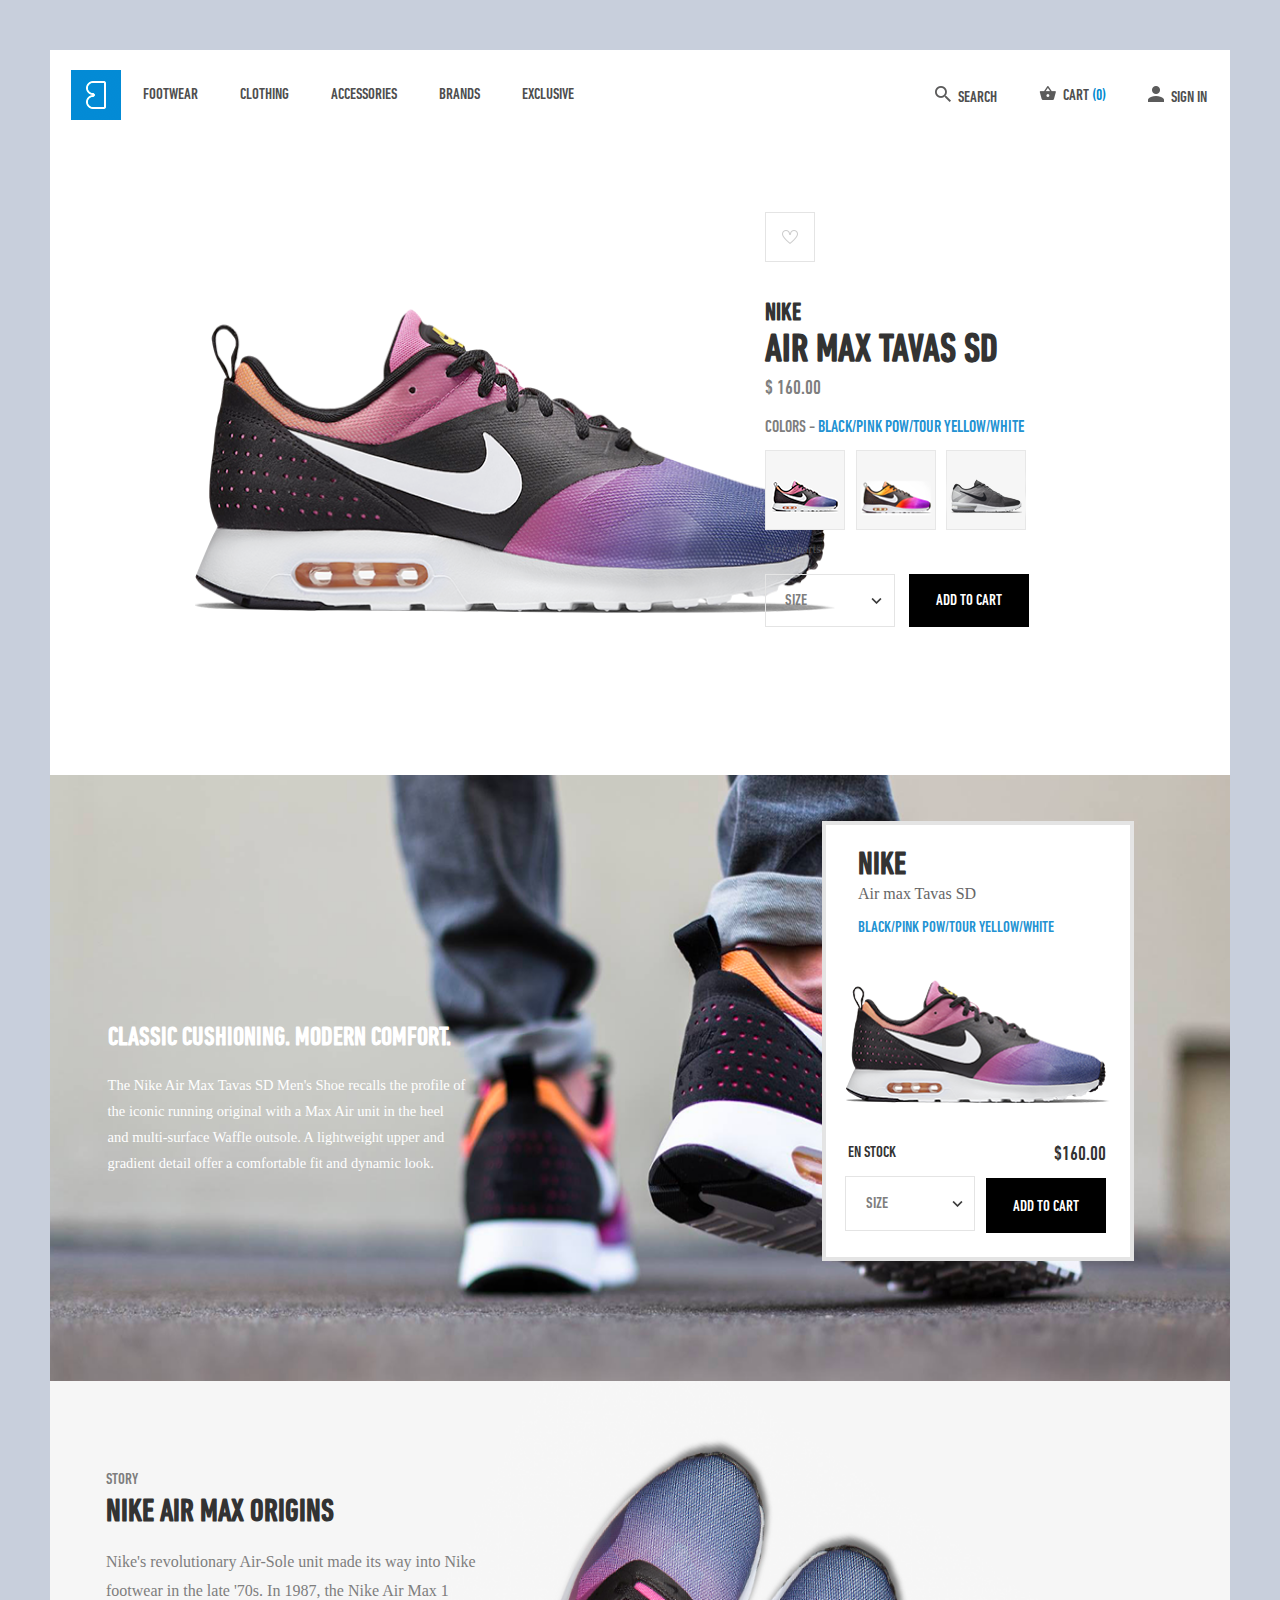
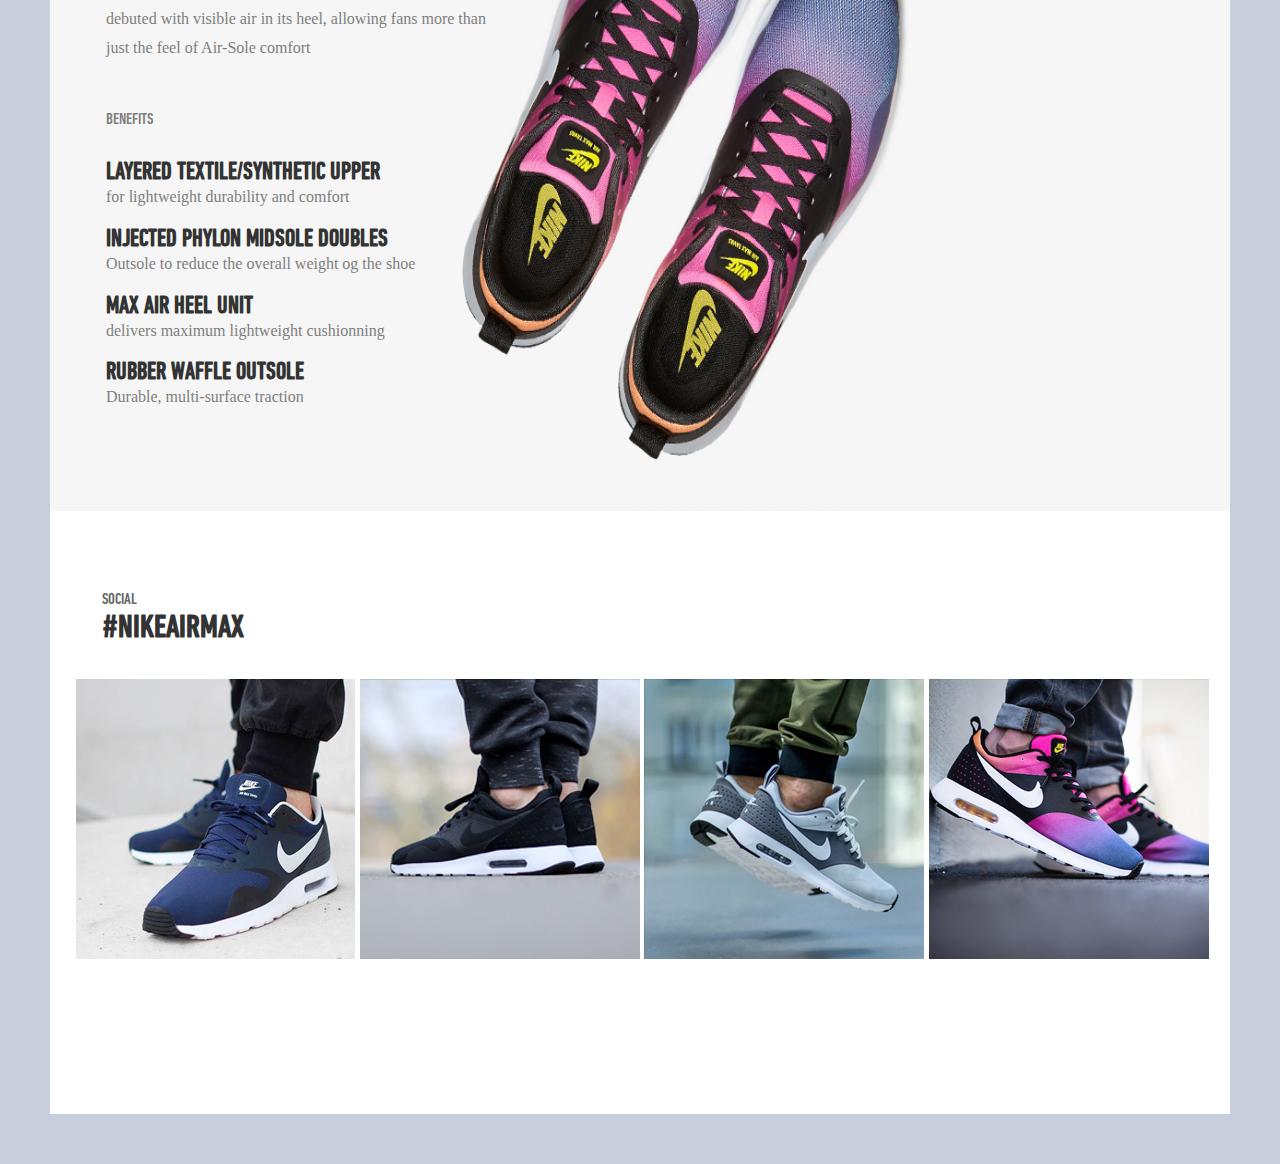
<file: index.html>
<!--==========================================================================
#title            : WEBSITE SHOES
#description      : Footwear Website from PSD
#author           : CAILLOT Brieuc
#date             : 20161213
#version          : Constantly on progress
#usage            : HTML
#notes            : Only working on search engine
============================================================================-->

<html lang="en">
    <head>

        <meta charset="UTF-8">
        <link rel="shortcut icon" href="images/firstblock/header/logo.png">
        <link href="css/zoombox.css" rel="stylesheet" type="text/css" media="screen" />
        <link rel="stylesheet" href="css/style.css">
        <link rel="stylesheet" href="css/csswiper/swiper.min.css">
        <script alt="JQuery Library" src="https://ajax.googleapis.com/ajax/libs/jquery/2.2.4/jquery.min.js"></script>
        <script type="text/javascript" src="javascript/zoombox.js"></script>
        <script type="text/javascript" src="javascript/scriptjquery.js"></script>
        <title>Footwear Website Prototype</title>
    </head>
    <body>

                <!-- FIRST BLOCK -->

        <div id="firstblock">
        	<div id="header">
        			<nav>
        				<ul>
        					<li>
                                <a href="http://www.nike.com/us/en_us/">FOOTWEAR</a>
                            </li>

        					<li>
                                <a href="http://store.nike.com/us/en_us/pw/mens-clothing/1mdZ7pu">CLOTHING</a>
                            </li>

        					<li>
                                <a href="http://store.nike.com/us/en_us/pw/mens-accessories-equipment/7puZobv">ACCESSORIES</a>
                            </li>

        					<li>
                                <a href="http://media.corporate-ir.net/media_files/IROL/10/100529/nike-gs09/portfolio.html">BRANDS</a>
                            </li>

        					<li>
                                <a href="http://store.nike.com/us/en_us/">EXCLUSIVE</a>
                            </li>

                            <script type="text/javascript">
                                $(function($){
                                    $('.zoombox').zoombox({
                                        autoplay: true,
                                        theme: 'darkprettyphoto'
                                    });
                                });
                            </script>

        					<li>
                                <img id="some1" src="images/firstblock/header/some1.png" alt="some1"><a class="zoombox w1000 h1200" href="html/formulaire.html">SIGN IN</a>
                            </li>

                            <li>
                                <img id="cart" src="images/firstblock/header/cart.png" alt="cart">CART <font color="#0089cf">(<span id="nbproduct" onclick="addcart">0</span>)</font>
                            </li>

                            <li>   
                                <!--<link href="//maxcdn.bootstrapcdn.com/font-awesome/4.1.0/css/font-awesome.min.css" rel="stylesheet">-->
                                <div class="box">
                                  <div class="container-2"><img src="images/firstblock/header/loupe.png" alt="">SEARCH
                                      <span class="icon"><i class="fa fa-search"></i></span>
                                      <input type="search" id="search" placeholder="Search..." />
                                  </div>
                                </div>

                            </li>
        				</ul>
        			</nav>
        	</div>
        	<div id="viewshoes"></div>
    		
            <div id="container">
                <div id="wish"></div>
                <div id="wish-liked"></div>
    			<div id="text">
    				<h2>NIKE</h2>
    				<h1 id="shoes">AIR MAX TAVAS SD</h1>
    				<p id="price">$ 160.00</p>
    				<p id ="color">COLORS - <span>BLACK/PINK POW/TOUR YELLOW/WHITE</span></p>
    			</div>

    			<div id="shoes1" onclick="change_shoes1()" onclick="text()"></div>
    			<div id="shoes2" onclick="change_shoes2()" onclick="text()"></div>
                <div id="shoes3" onclick="change_shoes3()" onclick="text()"></div>
    			<p id="size">Size charts</p>

                <div id="shoptop">
                    <form class="dropdown">
                        <select class="dropbtn">
                            <option value="size">SIZE</option>
                            <option value="size">38</option>
                            <option value="size">39</option>
                            <option value="size">40</option>
                            <option value="size">41</option>
                            <option value="size">42</option>
                            <option value="size">43</option>
                            <option value="size">44</option>
                            <option value="size">45</option>
                            <option value="size">46</option>
                            <option value="size">47</option>
                        </select>
                    </form>
    			

        			<div class="cart">
          				<button onclick="addcart()" id="cartbtn">ADD TO CART</button>
        			</div>

                </div>
    		</div>
        </div>

                <!-- SECOND BLOCK -->

        <div id="secondblock">
            <div class="textsecondblock">
                <h1>CLASSIC CUSHIONING. MODERN COMFORT.</h1>
                <p>The Nike Air Max Tavas SD Men's Shoe recalls the profile of<br> the iconic running original with a Max Air unit in the heel<br> and multi-surface Waffle outsole. A lightweight upper and<br> gradient detail offer a comfortable fit and dynamic look.</p>
            </div>
        </div>

                <!-- THIRD BLOCK -->

        <div id="thirdblock">
            <div class="textthirdblockleft">
                <p>STORY</p>
                <h1>NIKE AIR MAX ORIGINS</h1> 
                <p>Nike's revolutionary Air-Sole unit made its way into Nike<br> footwear in the late '70s. In 1987, the Nike Air Max 1<br> debuted with visible air in its heel, allowing fans more than<br> just the feel of Air-Sole comfort</p>
                <p>BENEFITS</p>
                <h2>LAYERED TEXTILE/SYNTHETIC UPPER</h2>
                <p>for lightweight durability and comfort</p>
                <h2>INJECTED PHYLON MIDSOLE DOUBLES</h2>
                <p>Outsole to reduce the overall weight og the shoe</p>
                <h2>MAX AIR HEEL UNIT</h2>
                <p>delivers maximum lightweight cushionning</p>
                <h2>RUBBER WAFFLE OUTSOLE</h2>
                <p>Durable, multi-surface traction</p>
            </div>

            <div id="shopright">
                <h1>NIKE</h1>
                <p id ="shopshoes2">Air max Tavas SD</p>
                <p>BLACK/PINK POW/TOUR YELLOW/WHITE</p>
                <p>EN STOCK</p>
                <p id="shopprice2">$160.00</p>

                <div>
                    <form class="dropdown2">
                        <select class="dropbtn2">
                            <option value="size">SIZE</option>
                            <option value="size">38</option>
                            <option value="size">39</option>
                            <option value="size">40</option>
                            <option value="size">41</option>
                            <option value="size">42</option>
                            <option value="size">43</option>
                            <option value="size">44</option>
                            <option value="size">45</option>
                            <option value="size">46</option>
                            <option value="size">47</option>
                        </select>
                    </form>
                

                    <div class="cart2">
                        <button onclick="addcart()" id="cartbtn2">ADD TO CART</button>
                    </div>

                </div>
            </div>
        </div>

                <!-- FOURTH BLOCK -->

        <div id="fourthblock">
            <div id="textabove">
                <p>SOCIAL</p>
                <h1>#NIKEAIRMAX</h1>
            </div>
                    
                    <!-- SWIPER -->

            <div class="swiper-container">
                <div class="swiper-wrapper">
                    <div class="swiper-slide"><img src="images/fourthblock/shoes1.png"></div>
                    <div class="swiper-slide"><img src="images/fourthblock/shoes2.png"></div>
                    <div class="swiper-slide"><img src="images/fourthblock/shoes3.png"></div>
                    <div class="swiper-slide"><img src="images/fourthblock/shoes4.png"></div>
                    <div class="swiper-slide"><img src="images/fourthblock/shoes5.png"></div>
                    <div class="swiper-slide"><img src="images/fourthblock/shoes6.png"></div>
                    <div class="swiper-slide"><img src="images/fourthblock/shoes7.png"></div>
                    
                </div>
            </div>  

            <script src="javascript/jswiper/swiper.min.js"></script>

            <script> 
                var swiper = new Swiper('.swiper-container', {
                    pagination: '.swiper-pagination',
                    slidesPerView: 4,
                    paginationClickable: true,
                    spaceBetween: 5,
                    freeMode: true,
                    loop: true,
                    keyboardControl: true,
                });
            </script>

                    <!-- END SWIPER -->
           
            <script src="javascript/scriptjavascript.js"></script>

        </div>

    </body>	

</html>
</file>
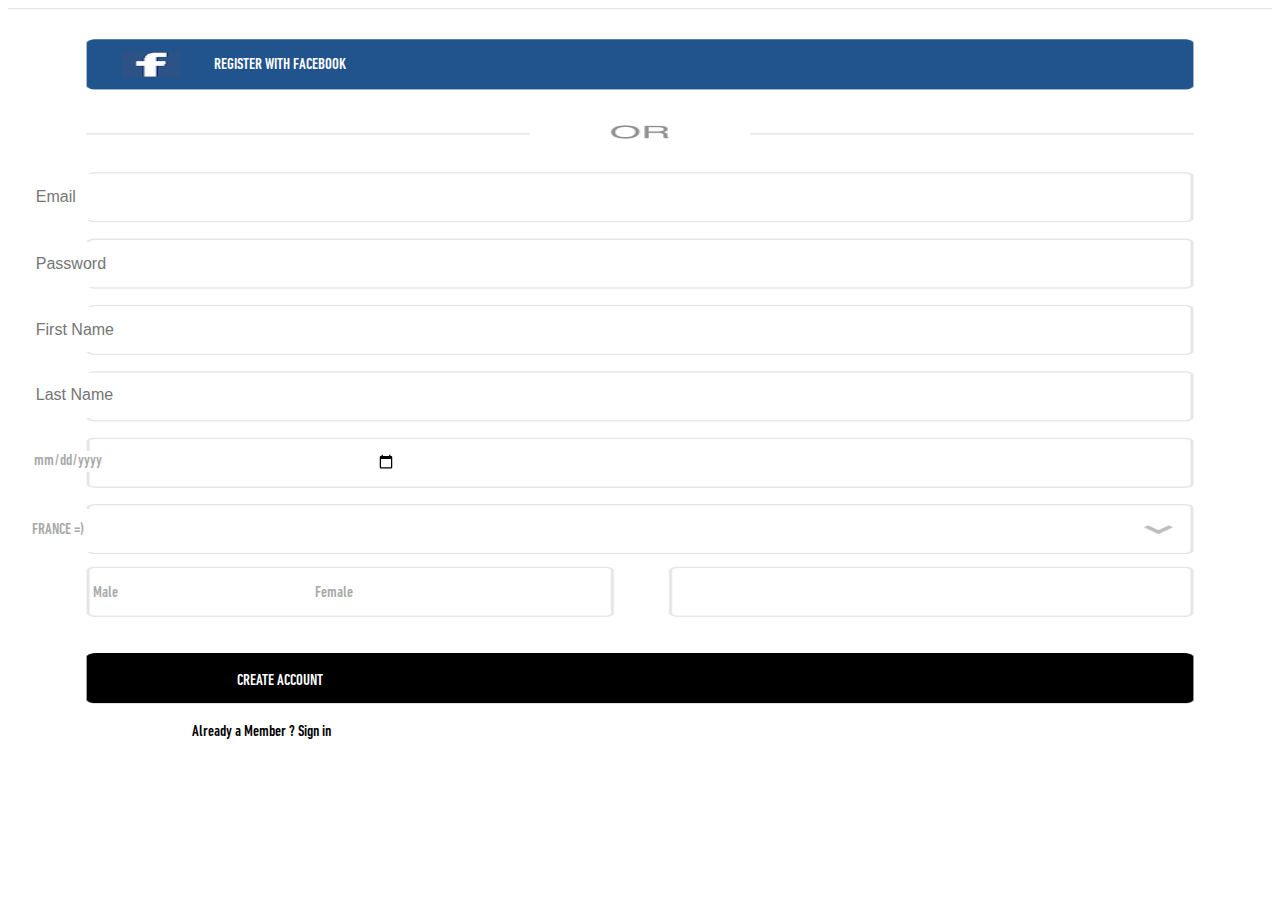
<file: html/formulaire.html>
<!DOCTYPE html>
<html lang="en">
<head>
	<meta charset="UTF-8">
	<title>Formulaire</title>
</head>
<style>
	
	@font-face {
	font-family: police;
	src: url(../police/DINNextLTPro-MediumCond.otf);
	}

	body {
		font-family: police;
	}

	#background{
	position: relative;
	font-family: police;
	width: 100%;
	background: url('../images/register.png') no-repeat;
	background-size: 100% 100%;
	background-position: center;
	height: 44em;
	}

	#background #formulaire p:nth-child(1) {
	color: white;
    position: absolute;
    top: 4.5%;
    width: 34em;
    text-align: center;
	}

	#background #formulaire p:nth-child(2) {
	color: white;
    position: absolute;
    top: 92%;
    width: 34em;
    text-align: center;
	}

	#background #formulaire p:nth-child(3) {
	position: absolute;
    top: 43.7em;
    left: 11.5em;
    color: black;
	}

	#background #formulaire #email {
	outline: none;
	color: #a9a9a9;
    border: none;
	width: 24.7em;
	height: 2.7em;
	position: absolute;
	top: 10.4em;
	left: 0.5em;
	font-size: 16px;
	}

	#background #formulaire #psd {
		outline: none;
		color: #a9a9a9;
		border: none;
		width: 24.7em;
		height: 2.7em;
		position: absolute;
		top: 14.6em;
		left: 0.5em;
		font-size: 16px;
	}

	#background #formulaire #firstname {
		outline: none;
		color: #a9a9a9;
		border: none;
		width: 24.7em;
		height: 2.7em;
		position: absolute;
		top: 18.7em;
		left: 0.5em;
		font-size: 16px;
	}

	#background #formulaire #lastname {
		outline: none;
		color: #a9a9a9;
		border: none;
		width: 24.7em;
		height: 2.7em;
		position: absolute;
		top: 22.8em;
		left: 0.5em;
		font-size: 16px;
	}

	#background #formulaire #date {
		outline: none;
		border: none;
		font-family: police;
		font-size: 16px;
		color: #a9a9a9;
		width: 22.7em;
		height: 2.7;
		position: absolute;
		top: 27.7em;
		left: 1.5em;
	}

	#background #formulaire #country {
	outline: none;
	-moz-appearance: none;
	-webkit-appearance: none;
	background-color: white;
	border: none;
    font-family: police;
    font-size: 16px;
    position: absolute;
    top: 31.3em;
    left: 0.5em;
    width: 24.7em;
    height: 2.7em;
    padding-left: 1em;
    color: #a9a9a9;
	}

	#background #formulaire #male{
	color: #a9a9a9;
    position: absolute;
    top: 34em;
    left: 0.4em;
    padding: 1em 0em 0em 4.9em;
    width: 7.5em;
    height: 2em;
	}

	/*#background #formulaire #male:hover {
		border: 1px solid black;
		padding: 1em 0em 0em 4.9em;
	}*/

	#background #formulaire #female{
	    color: #a9a9a9;
    position: absolute;
    top: 34em;
    left: 14.3em;
    padding: 1em 0em 0em 4.9em;
    width: 7.5em;
    height: 2em;
	}

	/*#background #formulaire #female:hover {
		border: 1px solid black;
		padding: 1em 0em 0em 4.9em;
	}*/



</style>

<body>

<form id="background">
	<div id="formulaire">

		<p>REGISTER WITH FACEBOOK</p>
		<p>CREATE ACCOUNT</p>
		<p>Already a Member ? <span>Sign in</span></p>
		<input id="email" type="email" name="email" placeholder="    Email">
		<input id="psd" type="password" name="psw" placeholder="    Password">
		<input id="firstname" type="text" name="firstname" placeholder="    First Name">
		<input id="lastname" type="text" name="lastname" placeholder="    Last Name">
		<input id="date" type="date" placeholder="Date of Birth" name="dateOfBirth" data-componentname="dateOfBirth" autocomplete="off" autocorrect="off" autocapitalize="off" spellcheck="false" data-ddlabel="dd" data-mmlabel="mm" data-yyyylabel="yyyy">

		<select id="country" name="country" data-componentname="country">
    
		      <option value="AF" class="">Afghanistan</option>
		    
		      <option value="AL" class="">Albania</option>
		    
		      <option value="DZ" class="">Algeria</option>
		    
		      <option value="AS" class="">American Samoa</option>
		    
		      <option value="AD" class="">Andorra</option>
		    
		      <option value="AO" class="">Angola</option>
		    
		      <option value="AI" class="">Anguilla</option>
		    
		      <option value="AQ" class="">Antarctica</option>
		    
		      <option value="AG" class="">Antigua and Barbuda</option>
		    
		      <option value="AR" class="">Argentina</option>
		    
		      <option value="AM" class="">Armenia</option>
		    
		      <option value="AW" class="">Aruba</option>
		    
		      <option value="AU" class="">Australia</option>
		    
		      <option value="AT" class="">Austria</option>
		    
		      <option value="AZ" class="">Azerbaijan</option>
		    
		      <option value="BS" class="">Bahamas</option>
		    
		      <option value="BH" class="">Bahrain</option>
		    
		      <option value="BD" class="">Bangladesh</option>
		    
		      <option value="BB" class="">Barbados</option>
		    
		      <option value="BY" class="">Belarus</option>
		    
		      <option value="BE" class="">Belgium</option>
		    
		      <option value="BZ" class="">Belize</option>
		    
		      <option value="BJ" class="">Benin</option>
		    
		      <option value="BM" class="">Bermuda</option>
		    
		      <option value="BT" class="">Bhutan</option>
		    
		      <option value="BO" class="">Bolivia</option>
		    
		      <option value="BA" class="">Bosnia and Herzegovina</option>
		    
		      <option value="BW" class="">Botswana</option>
		    
		      <option value="BV" class="">Bouvet Island</option>
		    
		      <option value="BR" class="">Brazil</option>
		    
		      <option value="IO" class="">British Indian Ocean Territory</option>
		    
		      <option value="BN" class="">Brunei Darussalam</option>
		    
		      <option value="BG" class="">Bulgaria</option>
		    
		      <option value="BF" class="">Burkina Faso</option>
		    
		      <option value="BI" class="">Burundi</option>
		    
		      <option value="KH" class="">Cambodia</option>
		    
		      <option value="CM" class="">Cameroon</option>
		    
		      <option value="CA" class="">Canada</option>
		    
		      <option value="CV" class="">Cape Verde</option>
		    
		      <option value="KY" class="">Cayman Islands</option>
		    
		      <option value="CF" class="">Central African Republic</option>
		    
		      <option value="TD" class="">Chad</option>
		    
		      <option value="CL" class="">Chile</option>
		    
		      <option value="CN" class="">China</option>
		    
		      <option value="CX" class="">Christmas Island</option>
		    
		      <option value="CC" class="">Cocos (Keeling) Islands</option>
		    
		      <option value="CO" class="">Colombia</option>
		    
		      <option value="KM" class="">Comoros</option>
		    
		      <option value="CG" class="">Congo</option>
		    
		      <option value="CD" class="">Congo, The DRC</option>
		    
		      <option value="CK" class="">Cook Islands</option>
		    
		      <option value="CR" class="">Costa Rica</option>
		    
		      <option value="CI" class="">Cote d'Ivoire</option>
		    
		      <option value="HR" class="">Croatia (local name: Hrvatska)</option>
		    
		      <option value="CU" class="">Cuba</option>
		    
		      <option value="CY" class="">Cyprus</option>
		    
		      <option value="CZ" class="">Czech Republic</option>
		    
		      <option value="DK" class="">Denmark</option>
		    
		      <option value="DJ" class="">Djibouti</option>
		    
		      <option value="DM" class="">Dominica</option>
		    
		      <option value="DO" class="">Dominican Republic</option>
		    
		      <option value="TL" class="">East Timor</option>
		    
		      <option value="EC" class="">Ecuador</option>
		    
		      <option value="EG" class="">Egypt</option>
		    
		      <option value="SV" class="">El Salvador</option>
		    
		      <option value="GQ" class="">Equatorial Guinea</option>
		    
		      <option value="ER" class="">Eritrea</option>
		    
		      <option value="EE" class="">Estonia</option>
		    
		      <option value="ET" class="">Ethiopia</option>
		    
		      <option value="EU" class="">European Union</option>
		    
		      <option value="FK" class="">Falkland Islands (Malvinas)</option>
		    
		      <option value="FO" class="">Faroe Islands</option>
		    
		      <option value="FJ" class="">Fiji</option>
		    
		      <option value="FI" class="">Finland</option>
		   
		      <option value="FR" selected="selected" class="">FRANCE =) </option>
		    
		      <option value="GF" class="">French Guiana</option>
		    
		      <option value="PF" class="">French Polynesia</option>
		    
		      <option value="TF" class="">French Southern Territories</option>
		    
		      <option value="GA" class="">Gabon</option>
		    
		      <option value="GM" class="">Gambia</option>
		    
		      <option value="GE" class="">Georgia</option>
		    
		      <option value="DE" class="">Germany</option>
		    
		      <option value="GH" class="">Ghana</option>
		    
		      <option value="GI" class="">Gibraltar</option>
		    
		      <option value="GR" class="">Greece</option>
		    
		      <option value="GL" class="">Greenland</option>
		    
		      <option value="GD" class="">Grenada</option>
		    
		      <option value="GP" class="">Guadeloupe</option>
		    
		      <option value="GU" class="">Guam</option>
		    
		      <option value="GT" class="">Guatemala</option>
		    
		      <option value="GN" class="">Guinea</option>
		    
		      <option value="GW" class="">Guinea-Bissau</option>
		    
		      <option value="GY" class="">Guyana</option>
		    
		      <option value="HT" class="">Haiti</option>
		    
		      <option value="HM" class="">Heard and McDonald Islands</option>
		    
		      <option value="VA" class="">Holy See (Vatican City State)</option>
		    
		      <option value="HN" class="">Honduras</option>
		    
		      <option value="HK" class="">Hong Kong</option>
		    
		      <option value="HU" class="">Hungary</option>
		    
		      <option value="IS" class="">Iceland</option>
		    
		      <option value="IN" class="">India</option>
		    
		      <option value="ID" class="">Indonesia</option>
		    
		      <option value="IR" class="">Iran (Islamic Republic of)</option>
		    
		      <option value="IQ" class="">Iraq</option>
		    
		      <option value="IE" class="">Ireland</option>
		    
		      <option value="IL" class="">Israel</option>
		    
		      <option value="IT" class="">Italy</option>
		    
		      <option value="JM" class="">Jamaica</option>
		    
		      <option value="JP" class="">Japan</option>
		    
		      <option value="JO" class="">Jordan</option>
		    
		      <option value="KZ" class="">Kazakhstan</option>
		    
		      <option value="KE" class="">Kenya</option>
		    
		      <option value="KI" class="">Kiribati</option>
		    
		      <option value="KP" class="">Korea, D.P.R.O.</option>
		    
		      <option value="KR" class="">Korea, Republic of</option>
		    
		      <option value="KW" class="">Kuwait</option>
		    
		      <option value="KG" class="">Kyrgyzstan</option>
		    
		      <option value="LA" class="">Laos</option>
		    
		      <option value="LV" class="">Latvia</option>
		    
		      <option value="LB" class="">Lebanon</option>
		    
		      <option value="LS" class="">Lesotho</option>
		    
		      <option value="LR" class="">Liberia</option>
		    
		      <option value="LY" class="">Libyan Arab Jamahiriya</option>
		    
		      <option value="LI" class="">Liechtenstein</option>
		    
		      <option value="LT" class="">Lithuania</option>
		    
		      <option value="LU" class="">Luxembourg</option>
		    
		      <option value="MO" class="">Macau</option>
		    
		      <option value="MK" class="">Macedonia</option>
		    
		      <option value="MG" class="">Madagascar</option>
		    
		      <option value="MW" class="">Malawi</option>
		    
		      <option value="MY" class="">Malaysia</option>
		    
		      <option value="MV" class="">Maldives</option>
		    
		      <option value="ML" class="">Mali</option>
		    
		      <option value="MT" class="">Malta</option>
		    
		      <option value="MH" class="">Marshall Islands</option>
		    
		      <option value="MQ" class="">Martinique</option>
		    
		      <option value="MR" class="">Mauritania</option>
		    
		      <option value="MU" class="">Mauritius</option>
		    
		      <option value="YT" class="">Mayotte</option>
		    
		      <option value="MX" class="">Mexico</option>
		    
		      <option value="FM" class="">Micronesia, Federated States of</option>
		    
		      <option value="MD" class="">Moldova, Republic of</option>
		    
		      <option value="MC" class="">Monaco</option>
		    
		      <option value="MN" class="">Mongolia</option>
		    
		      <option value="ME" class="">Montenegro</option>
		    
		      <option value="MS" class="">Montserrat</option>
		    
		      <option value="MA" class="">Morocco</option>
		    
		      <option value="MZ" class="">Mozambique</option>
		    
		      <option value="MM" class="">Myanmar (Burma)</option>
		    
		      <option value="NA" class="">Namibia</option>
		    
		      <option value="NR" class="">Nauru</option>
		    
		      <option value="NP" class="">Nepal</option>
		    
		      <option value="NL" class="">Netherlands</option>
		    
		      <option value="AN" class="">Netherlands Antilles</option>
		    
		      <option value="NC" class="">New Caledonia</option>
		    
		      <option value="NZ" class="">New Zealand</option>
		    
		      <option value="NI" class="">Nicaragua</option>
		    
		      <option value="NE" class="">Niger</option>
		    
		      <option value="NG" class="">Nigeria</option>
		    
		      <option value="NU" class="">Niue</option>
		    
		      <option value="NF" class="">Norfolk Island</option>
		    
		      <option value="MP" class="">Northern Mariana Islands</option>
		    
		      <option value="NO" class="">Norway</option>
		    
		      <option value="OM" class="">Oman</option>
		    
		      <option value="PK" class="">Pakistan</option>
		    
		      <option value="PW" class="">Palau</option>
		    
		      <option value="PA" class="">Panama</option>
		    
		      <option value="PG" class="">Papua New Guinea</option>
		    
		      <option value="PY" class="">Paraguay</option>
		    
		      <option value="PE" class="">Peru</option>
		    
		      <option value="PH" class="">Philippines</option>
		    
		      <option value="PN" class="">Pitcairn</option>
		    
		      <option value="PL" class="">Poland</option>
		    
		      <option value="PT" class="">Portugal</option>
		    
		      <option value="PR" class="">Puerto Rico</option>
		    
		      <option value="QA" class="">Qatar</option>
		    
		      <option value="RE" class="">Reunion</option>
		    
		      <option value="RO" class="">Romania</option>
		    
		      <option value="RU" class="">Russian Federation</option>
		    
		      <option value="RW" class="">Rwanda</option>
		    
		      <option value="KN" class="">Saint Kitts and Nevis</option>
		    
		      <option value="LC" class="">Saint Lucia</option>
		    
		      <option value="VC" class="">Saint Vincent and the Grenadines</option>
		    
		      <option value="WS" class="">Samoa</option>
		    
		      <option value="SM" class="">San Marino</option>
		    
		      <option value="ST" class="">Sao Tome and Principe</option>
		    
		      <option value="SA" class="">Saudi Arabia</option>
		    
		      <option value="SN" class="">Senegal</option>
		    
		      <option value="RS" class="">Serbia</option>
		    
		      <option value="SC" class="">Seychelles</option>
		    
		      <option value="SL" class="">Sierra Leone</option>
		    
		      <option value="SG" class="">Singapore</option>
		    
		      <option value="SK" class="">Slovakia (Slovak Republic)</option>
		    
		      <option value="SI" class="">Slovenia</option>
		    
		      <option value="SB" class="">Solomon Islands</option>
		    
		      <option value="SO" class="">Somalia</option>
		    
		      <option value="ZA" class="">South Africa</option>
		    
		      <option value="GS" class="">South Georgia and the South Sandwich Islands</option>
		    
		      <option value="SS" class="">South Sudan</option>
		    
		      <option value="ES" class="">Spain</option>
		    
		      <option value="LK" class="">Sri Lanka</option>
		    
		      <option value="SH" class="">St. Helena</option>
		    
		      <option value="PM" class="">St. Pierre and Miquelon</option>
		    
		      <option value="SD" class="">Sudan</option>
		    
		      <option value="SR" class="">Suriname</option>
		    
		      <option value="SJ" class="">Svalbard and Jan Mayen Islands</option>
		    
		      <option value="SZ" class="">Swaziland</option>
		    
		      <option value="SE" class="">Sweden</option>
		    
		      <option value="CH" class="">Switzerland</option>
		    
		      <option value="SY" class="">Syrian Arab Republic</option>
		    
		      <option value="TW" class="">Taiwan, Province of China</option>
		    
		      <option value="TJ" class="">Tajikistan</option>
		    
		      <option value="TZ" class="">Tanzania, United Republic of</option>
		    
		      <option value="TH" class="">Thailand</option>
		    
		      <option value="TG" class="">Togo</option>
		    
		      <option value="TK" class="">Tokelau</option>
		    
		      <option value="TO" class="">Tonga</option>
		    
		      <option value="TT" class="">Trinidad and Tobago</option>
		    
		      <option value="TN" class="">Tunisia</option>
		    
		      <option value="TR" class="">Turkey</option>
		    
		      <option value="TM" class="">Turkmenistan</option>
		    
		      <option value="TC" class="">Turks and Caicos Islands</option>
		    
		      <option value="TV" class="">Tuvalu</option>
		    
		      <option value="UM" class="">U.S. Minor Islands</option>
		    
		      <option value="UG" class="">Uganda</option>
		    
		      <option value="UA" class="">Ukraine</option>
		    
		      <option value="AE" class="">United Arab Emirates</option>
		    
		      <option value="GB" class="">United Kingdom</option>

		      <option value="US" class="">United States</option>
		    
		      <option value="UY" class="">Uruguay</option>
		    
		      <option value="UZ" class="">Uzbekistan</option>
		    
		      <option value="VU" class="">Vanuatu</option>
		    
		      <option value="VE" class="">Venezuela</option>
		    
		      <option value="VN" class="">Vietnam</option>
		    
		      <option value="VG" class="">Virgin Islands (British)</option>
		    
		      <option value="VI" class="">Virgin Islands (U.S.)</option>
		    
		      <option value="WF" class="">Wallis and Futuna Islands</option>
		    
		      <option value="EH" class="">Western Sahara</option>
		    
		      <option value="YE" class="">Yemen</option>
		    
		      <option value="ZM" class="">Zambia</option>
		    
		      <option value="ZW" class="">Zimbabwe</option>
			  
  		</select>

  		<p id="male" onclick="male"> Male</p>
  		<p id="female"> Female</p>

  		<script src="../javascript/scriptjavascript.js"></script>

	</div>
</form>
	
</body>
</html>
</file>
<file: css/zoombox.css>
/*[fmt]0A90-0A0A-2*/
#zoombox iframe,#zoombox img{
	border:none;
}
#zoombox .zoombox_mask{
	background-color:#000;
	position:fixed;
	width:100%;
	z-index:1051;
	height:100%;
	top:0;
	left:0;
}
#zoombox .zoombox_container{
	position:absolute;
	z-index:1052;
}
#zoombox .relative{
	position:relative;
}
#zoombox .zoombox_prev{
	position:absolute;
	top:0;
	left:0;
	width:50%;
	height:100%;
	cursor:pointer;
	/*+opacity:0;*/
	filter:alpha(opacity=0);
	-ms-filter:progid:DXImageTransform.Microsoft.Alpha(Opacity=0);
	-moz-opacity:0;
	opacity:0;
}
#zoombox .zoombox_prev:hover{
	/*+opacity:100%;*/
	filter:alpha(opacity=100);
	-ms-filter:progid:DXImageTransform.Microsoft.Alpha(Opacity=100);
	-moz-opacity:1;
	opacity:1;
}
#zoombox .zoombox_next{
	position:absolute;
	top:0;
	right:0;
	width:50%;
	height:100%;
	/*+opacity:0;*/
	filter:alpha(opacity=0);
	-ms-filter:progid:DXImageTransform.Microsoft.Alpha(Opacity=0);
	-moz-opacity:0;
	opacity:0;
}
#zoombox .zoombox_close,#zoombox .zoombox_next,#zoombox .zoombox_prev{
	cursor:pointer;
}
#zoombox .multimedia .zoombox_next,#zoombox .multimedia .zoombox_prev{
	display:none;
}
#zoombox .zoombox_next:hover{
	/*+opacity:100%;*/
	filter:alpha(opacity=100);
	-ms-filter:progid:DXImageTransform.Microsoft.Alpha(Opacity=100);
	-moz-opacity:1;
	opacity:1;
}
#zoombox .zoombox_gallery{
	position:fixed;
	z-index:1054;
	bottom:-60px;
	left:0;
	right:0;
	text-align:center;
	/*+opacity:85%;*/
	filter:alpha(opacity=85);
	-ms-filter:progid:DXImageTransform.Microsoft.Alpha(Opacity=85);
	-moz-opacity:0.85;
	opacity:0.85;
	cursor:pointer;
	width:auto;
	background-color:#050505;
	height:60px;
	overflow: hidden;
	display:none;
}
#zoombox .zoombox_gallery img{
	height:50px;
	padding:5px;
	/*+opacity:50%;*/
	filter:alpha(opacity=30);
	-ms-filter:progid:DXImageTransform.Microsoft.Alpha(Opacity=30);
	-moz-opacity:0.3;
	opacity:0.3;
}
#zoombox .zoombox_gallery img:hover,#zoombox .zoombox_gallery img.current{
	/*+opacity:100%;*/
	filter:alpha(opacity=100);
	-ms-filter:progid:DXImageTransform.Microsoft.Alpha(Opacity=100);
	-moz-opacity:1;
	opacity:1;
}
#zoombox_loader{
	background:url(img/loader.png) no-repeat left top;
	position:absolute;
	height:40px;
	width:40px;
	cursor:pointer;
	top:50%;
	left:50%;
	margin:-20px 0 0 -20px;
	z-index:1053;
}
/** Zoombox Theme **/
.zoombox .zoombox_container{
	background:#000;
	color:#666;
	/*+box-shadow:0px 0px 10px #000000;*/
	-moz-box-shadow:0px 0px 10px #000000;
	-webkit-box-shadow:0px 0px 10px #000000;
	-o-box-shadow:0px 0px 10px #000000;
	box-shadow:0px 0px 10px #000000;
	-moz-box-shadow:0 0 10px #000;
	-webkit-box-shadow:0 0 10px #000;
	-o-box-shadow:0 0 10px #000;
	box-shadow:0 0 10px #000;
}
.zoombox .content{
	background:#000;
}
.zoombox .zoombox_title{
	color:#FFF;
	/*+placement:anchor-top-left -1px -22px;*/
	position:absolute;
	left:-1px;
	top:-22px;
	/*+text-shadow:1px 1px #000000;*/
	-moz-text-shadow:1px 1px #000000;
	-webkit-text-shadow:1px 1px #000000;
	-o-text-shadow:1px 1px #000000;
	text-shadow:1px 1px #000000;
	-moz-text-shadow:1px 1px #000;
	-webkit-text-shadow:1px 1px #000;
	-o-text-shadow:1px 1px #000;
	text-shadow:1px 1px #000;
}
.zoombox .zoombox_close{
	background:url(img/close.png) no-repeat;
	width:30px;
	height:30px;
	/*+placement:anchor-top-right -15px -15px;*/
	position:absolute;
	right:-15px;
	top:-15px;
}
#zoombox.zoombox .zoombox_next{
	background:url(img/next.png) no-repeat right center;
}
#zoombox.zoombox .zoombox_prev{
	background:url(img/prev.png) no-repeat left center;
}
/** Lightbox Theme **/
.lightbox .zoombox_container{
	background:#FFF;
	margin-left:-30px;
	padding:10px 10px 37px;
	color:#666;
}
.lightbox .zoombox_close{
	background:url(img/lightclose.gif) no-repeat left top;
	width:66px;
	height:22px;
	top:auto;
	/*+placement:anchor-bottom-right 12px 6px;*/
	position:absolute;
	right:12px;
	bottom:6px;
}
.lightbox .zoombox_title{
	text-align:left;
}
.lightbox .zoombox_next{
	background:url(img/lightnext.gif) no-repeat right 50px;
}
.lightbox .zoombox_prev{
	background:url(img/lightprev.gif) no-repeat left 50px;
}
#zoombox.lightbox .zoombox_gallery{
	left:10px !important;
	right:10px;
	bottom:36px;
}
/** Pretty Photo Theme **/
.prettyphoto .zoombox_container{
	border:10px solid #0B0A0A;
	/*+border-radius:10px;*/
	-moz-border-radius:10px;
	-webkit-border-radius:10px;
	-khtml-border-radius:10px;
	border-radius:10px 10px 10px 10px;
	background:#FFF;
	padding:10px 10px 37px;
	margin-left:-20px;
	color:#797979;
}
.prettyphoto .zoombox_title{
	text-align:left;
}
.prettyphoto .zoombox_close{
	background:url(img/ppsprite.png);
	width:27px;
	height:24px;
	top:auto;
	/*+placement:anchor-bottom-right 6px 8px;*/
	position:absolute;
	right:6px;
	bottom:8px;
}
.prettyphoto .zoombox_next{
	background:url(img/ppnext.png) no-repeat right center;
}
.prettyphoto .zoombox_prev{
	background:url(img/ppprev.png) no-repeat left center;
}
.prettyphoto .multimedia .zoombox_next,.prettyphoto .multimedia .zoombox_prev{
	display:none;
}
#zoombox.prettyphoto .zoombox_gallery{
	left:10px !important;
	right:10px;
	bottom:36px;
}
/** Dark Pretty Photo Theme **/
.darkprettyphoto .zoombox_container{
	/*+border-radius:10px;*/
	-moz-border-radius:10px;
	-webkit-border-radius:10px;
	-khtml-border-radius:10px;
	border-radius:10px 10px 10px 10px;
	background:#0C0C0C;
	padding:10px 10px 37px;
	margin-left:-30px;
	color:#828282;
}
.darkprettyphoto .zoombox_title{
	/*[empty]position:;*/
	text-align:left;
}
.darkprettyphoto .zoombox_close{
	background:url(img/ppsprite.png);
	width:27px;
	height:24px;
	top:auto;
	/*+placement:anchor-bottom-right 2px 6px;*/
	position:absolute;
	right:2px;
	bottom:6px;
}
.darkprettyphoto .zoombox_next{
	background:url(img/ppnext.png) no-repeat right center;
}
.darkprettyphoto .zoombox_prev{
	background:url(img/ppprev.png) no-repeat left center;
}
.darkprettyphoto .multimedia .zoombox_next,.darkprettyphoto .multimedia .zoombox_prev{
	display:none;
}
#zoombox.darkprettyphoto .zoombox_gallery{
	left:10px !important;
	right:10px;
	bottom:36px;
}
/** Simple Theme **/
.simple .zoombox_container{
	background:#000;
}
.simple .zoombox_title{
	color:#FFF;
	/*+placement:anchor-top-left -1px -22px;*/
	position:absolute;
	left:-1px;
	top:-22px;
	/*+text-shadow:1px 1px #000000;*/
	-moz-text-shadow:1px 1px #000000;
	-webkit-text-shadow:1px 1px #000000;
	-o-text-shadow:1px 1px #000000;
	text-shadow:1px 1px #000000;
	-moz-text-shadow:1px 1px #000;
	-webkit-text-shadow:1px 1px #000;
	-o-text-shadow:1px 1px #000;
	text-shadow:1px 1px #000;
}
#zoombox.simple .zoombox_next{
	background:url(img/simplenav.png) no-repeat -20px center;
	/*+opacity:100%;*/
	filter:alpha(opacity=100);
	-ms-filter:progid:DXImageTransform.Microsoft.Alpha(Opacity=100);
	-moz-opacity:1;
	opacity:1;
	right:-20px;
	width:20px;
}
#zoombox.simple .zoombox_next:hover{
	background-position-x:left;
}
#zoombox.simple .zoombox_prev{
	background:url(img/simplenav.png) no-repeat -40px center;
	/*+opacity:100%;*/
	filter:alpha(opacity=100);
	-ms-filter:progid:DXImageTransform.Microsoft.Alpha(Opacity=100);
	-moz-opacity:1;
	opacity:1;
	left:-20px;
	width:20px;
}
#zoombox.simple .zoombox_prev:hover{
	background-position-x:-60px;
}
.simple .zoombox_prev{
	background:url(img/ppprev.png) no-repeat left center;
}
.simple .zoombox_close{
	background:url(img/simpleclose.png) no-repeat;
	width:30px;
	height:30px;
	position:absolute;
	top:0;
	right:-10px;
}

#zoombox.simple .multimedia .zoombox_next,#zoombox.simple .multimedia .zoombox_prev{
	display:block;
}
</file>
<file: css/style.css>
/*==========================================================================
#title            : WEBSITE SHOES
#description      : Website from PSD
#author           : CAILLOT Brieuc
#date             : 20161213
#version          : Constantly on progress
#usage            : CSS
#notes            : Only working on search engine
============================================================================*/

@font-face {
	font-family: police;
	src: url(../police/DINNextLTPro-MediumCond.otf);
}

html {
	position: relative;
	font-family: police;
	background: 100% 100% #c8cfdc;
}

body {
	padding: 20px;
	position: relative;
	height: 164em;
	margin: 50px;
	background: #fff;
}

/* FIRSTBLOCK */


#firstblock {
	height: 44em;
	background-color: #fff;
	position: relative; 
	z-index: 5;
}

#firstblock #header {
	height: 9%;
	width: 100%;
	background: url(../images/firstblock/header/logo.png) no-repeat;
	position: relative;
	z-index: 5;
}

#firstblock #header ul li a {
	color: #4e4e4e;
	text-decoration: none;
}

#firstblock #header ul{
	float: left;
	width: 97%;
	margin-left: 7px;
}

#firstblock #header ul li {
	display: inline;
	float: left;
	list-style-type: none;
	margin: 0px 16px 0px 26px;
	cursor: pointer;
}

#firstblock	#header ul li a:hover {
	color: #0089cf;
}

#firstblock #header ul li:hover:nth-child(9){
	color: #0089cf;
	border-bottom: 3px solid #0089cf;
	border-width: 3px 30px;
	padding-bottom: 2%;
}

#firstblock #header ul li:hover {
	color: #0089cf;
	border-bottom: 3px solid #0089cf;
	border-width: 3px 30px;
	padding-bottom: 2%;
}

#firstblock #header ul li:hover {
	color: #0089cf;
}

#firstblock #header ul li #span {
	color: #0089cf;
}

#firstblock #header ul li #span:hover {
	color: #414141;
}

#firstblock #header #nbproduct {
	color: #0089cf;
}

#firstblock #header ul :nth-child(n+6) {
	float: right;
}

#firstblock #header ul li:nth-child(n+6) {
	display: inline-block;
	color: #4e4e4e;
}

#firstblock #header ul li:nth-child(n+6) img {
	padding-right: 7px;;
}

#firstblock #header .container-2{
  
  vertical-align: middle;
  white-space: nowrap;
  position: relative;
}

#firstblock #header .container-2 input#search{
  width: 10px;
  height: 20px;
  background: #fff;
  border: none;
  font-size: 10pt;
  float: left;
  color: #262626;
  padding-left: 35px;
  -webkit-border-radius: 5px;
  -moz-border-radius: 5px;
  border-radius: 5px;
  color: #000;
 
  -webkit-transition: width .55s ease;
  -moz-transition: width .55s ease;
  -ms-transition: width .55s ease;
  -o-transition: width .55s ease;
  transition: width .55s ease;
}

#firstblock #header .container-2 input#search::-webkit-input-placeholder {
   color: #65737e;
}
 
#firstblock #header .container-2 input#search:-moz-placeholder { /* Firefox 18- */
   color: #65737e;  
}
 
#firstblock #header .container-2 input#search::-moz-placeholder {  /* Firefox 19+ */
   color: #65737e;  
}
 
#firstblock #header .container-2 input#search:-ms-input-placeholder {  
   color: #65737e;  
}

#firstblock #header .container-2 .icon{
  position: absolute;
  top: -25%;
  margin-left: 17px;
  margin-top: 4px;
  z-index: 1;
  color: #4f5b66;
  left: -0.1em;
}

#firstblock #header .container-2 input#search:focus, .container-2 input#search:active{
  outline:none;
  width: 300px;
}
 
#firstblock #header .container-2:hover input#search{
width: 300px;
}
 
#firstblock #header .container-2:hover .icon{
  color: #93a2ad;
}

#firstblock #container {
	width: 20em;
	height: 27em;
	position: absolute;
	top: 20.2%;
	right: 11%;
	z-index: 4;
}

#firstblock #container #wish {
	background: url(../images/firstblock/container/wish.png) no-repeat;
	width: 3.5em;
	height: 3.5em; 
	display: block;
}

#firstblock #container #wish-liked {
	background: url(../images/firstblock/container/wishhover.png) no-repeat;
	width: 3.5em;
	height: 3.5em; 
	display: none;
}

#firstblock #container #wish:hover, .heart:focus, .heart:active {
  box-shadow: 0 10px 0px -10px rgba(0, 0, 0, 0.5);
  -webkit-transform: scale(1.1);
  transition-duration: 0.4s;
  transform: scale(1.1);
}

#firstblock #viewshoes {
	position: absolute;
	top: 34%;
	left: 11%;
	background: url(../images/firstblock/container/viewshoes1.png) no-repeat;
	background-size: 100% 100%;
	height: 19em;
	width: 40em;
}

#firstblock #container #text #price {
	color: #7e7e7e;
	font-size: 20px;
	margin-bottom: 4px;
	font-weight: 100;
	padding-top: 1.4em;
}

#firstblock #container #text #color {
	color: #7e7e7e;
	font-size: 17px;
	margin-bottom: 4px;
	font-weight: 100;
}

#firstblock #container #text p:nth-child(4) span {
	color: #2292d2;
}

#firstblock #container #text {
	padding-top: 2em;
}

#firstblock #container #text h2{
	margin-top: 0em;
	color: #333333;
}

#firstblock #container #text h1{
	padding-left: 0em;;
	position: absolute;
	top: 2.2em;;
	left: 0em;
	color: #333333;
	font-size: 40px;
}

#firstblock #container #shoes1 {
	background: url(../images/firstblock/container/firstshoes.png) no-repeat;
	height: 5em;
	margin-bottom: 2em;
	margin-top: 0.75em;
	width: 5em;
}

#firstblock #container #shoes1:hover {
	box-shadow: 0px 0px 9px #000;
	-webkit-transform: scale(1.1);
	transition-duration: 0.4s;
	transform: scale(1.1);
}

#firstblock #container #shoes2 {
	background: url(../images/firstblock/container/secondshoes.png) no-repeat;
	width: 5em;
	height: 5em;
	position: absolute;
	top: 14.86em;
	left: 5.7em
}

#firstblock #container #shoes2:hover {
	box-shadow: 0px 0px 9px #000;
	-webkit-transform: scale(1.1);
	transition-duration: 0.4s;
	transform: scale(1.1);
}

#firstblock #container #shoes3 {
	background: url(../images/firstblock/container/thirdshoes.png) no-repeat;
	width: 5em;
	height: 5em;
	position: absolute;
	top: 14.86em;
	right: 3.64em;
}

#firstblock #container #shoes3:hover {
	box-shadow: 0px 0px 9px #000;
	-webkit-transform: scale(1.1);
	transition-duration: 0.4s;
	transform: scale(1.1);
}

#firstblock #container #size {
	position: absolute;
	top: 24.3em;
	font-family: roboto;
	font-size: 13px;
	color: #7e7e7e;
	opacity: 0.5;
	margin-bottom: 1em;
}

#shoptop {
	margin-top: 2.76em;
}

.dropdown {
	border: 1.8px solid #e4e4e4;
	width: 8em;
}

.dropdown .dropbtn {
    -moz-appearance: none;
    width: 7.87em;
    background: transparent url("../images/firstblock/container/arrow.png") no-repeat;
    font-family: police;
    -webkit-appearance: none;
    border: none;
    height: 3.1em;
    color: #7e7e7e;
    padding: 1em 0.90 0.90em 1.2em;
    background-position: 90% 50%;
    font-size: 16.3px;;
}

.dropdown .dropbtn:hover {
	color: #0089cf;
	box-shadow: 0px 0px 9px #000;
	transition-duration: 0.4s;
}

.cart #cartbtn {
	position: absolute;
	top: 22.6em;
	left: 9em;
	font-family: police;
    background-color: #000000;
    color: #fff;
    border: none;
    padding: 18px;;;
    font-size: 16px;
    width: 7.5em;
	height: 3.3em;;
}

.cart #cartbtn:hover {
	color: #0089cf;
}


/* SECOND BLOCK */


#secondblock {
	color: white;
	width: 100%;
	margin-top: -34em;
	position: absolute;
	left: 0px;
	top: 79.3em;
}

#secondblock {
	background: url(../images/secondblock/background.png) no-repeat;
	background-size: 100% 100%;
	height: 26%;
	z-index: 3;;;;;;
}

#secondblock .textsecondblock {
	width: 30em;
	margin-top: 21%;
	height: 8em;
}

#secondblock .textsecondblock h1 {
	font-size: 26px;
	padding-left: 12%;
}

#secondblock .textsecondblock p {
	padding-left: 12%;
	font-family: roboto;
	font-size: 14.5px;
	line-height: 1.8;
}


/* THIRD BLOCK */



#thirdblock {
	width: 100%;
	position: absolute;
	margin-left: -20px;
	top: 83.2em;
}

#thirdblock {
	background: url(../images/thirdblock/shoes.png) no-repeat;
	background-size: 100% 100%;
	position: relatve;
	z-index: 3;
}

#thirdblock .textthirdblockleft {
	width: 26em;
	height: 41em;
	padding-left: 3.5em;
	padding-top: 4.6em;;;
}

#thirdblock .textthirdblockleft p {
	color: #7E7E7E;
}

#thirdblock .textthirdblockleft p:nth-child(1) {
	margin-bottom: 0.25em;
}

#thirdblock .textthirdblockleft h1 {
	color: #333333;
	margin: 0;
}

#thirdblock .textthirdblockleft p:nth-child(3) {
	font-family: roboto;
	line-height: 1.8;
	margin-bottom: 3em;
}

#thirdblock .textthirdblockleft p:nth-child(4) {
	margin-bottom: 1.8em;
}

#thirdblock .textthirdblockleft h2 {
	margin-bottom: 0;
	color: #333333;
}

#thirdblock .textthirdblockleft p:nth-child(n+5) {
	margin-top: 0;
	font-family: roboto;
}

#thirdblock #shopright {
	-webkit-transition: 3s;
}
#thirdblock #shopright {
	position: absolute;
	top: -560px;
	right: 6em;
	border: 4px solid #e4e4e4;
	height: 27em;	
	width: 19em;
	background: url(../images/thirdblock/shoesbox.png) no-repeat;
	background-color: #fff;
	background-position: center;
	background-size: 87%;
	z-index: 4;
}

#thirdblock	#shopright h1 {
	color: #333333;
	padding-left: 1em;
	margin-bottom: 0;;
}

#thirdblock	#shopright p:nth-child(2) {
	color: #666666;
	font-family: roboto;
	padding-left: 2em;
	margin-top: 0;
}

#thirdblock	#shopright p:nth-child(3) {
	color: #2292d2;
	padding-left: 2em;
	margin-top: 0;
}

#thirdblock	#shopright p:nth-child(4) {
	color: #333333;
	padding-top: 11.9em;
	padding-left: 1.4em;
	width: 50%;
	margin: 0px;
	font-size: 16px;
}

#thirdblock	#shopright p:nth-child(5) {
	padding-top: -13em;
	color: #333333;
	padding-left: 11.4em;
	position: absolute;
	top: 14.9em;
	font-size: 20px;
}

.dropdown2 {
	border: 1.8px solid #e4e4e4;
	width: 8em;
	margin: 0.79em 1em 1em 1.2em;

}

.dropdown2 .dropbtn2 {
    -moz-appearance: none;
    width: 7.87em;
    font-size: .7em;
    background: transparent url("../images/firstblock/container/arrow.png") no-repeat;
    font-family: police;
    font-size: 16.3px;
    -webkit-appearance: none;
    border: none;
    height: 3.3em;
    color: #7e7e7e;
    padding: 1em 0.90 0.90em 1.2em;
    background-position: 90% 50%;;
}


.dropdown2 .dropbtn2:hover {
	color: #0089cf;
	box-shadow: 0px 0px 9px #000;
	transition-duration: 0.4s;
}

.cart2 #cartbtn2 {
	position: absolute;
	top: 22.08em;
	left: 10em;
	font-family: police;
    background-color: #000000;
    color: #fff;
    border: none;
    padding: 20px;
    font-size: 16px;
    width: 7.5em;
	height: 3.4em;;
}

.cart2 #cartbtn2:hover {
	color: #0089cf;
}


/* FOURTH BLOCK */


#fourthblock {
	position: absolute;
	z-index: 3;
	background-color: #fff;
	top: 128.8em;
	width: 97%;
	height: 37.7em;
}

#fourthblock #textabove{
	padding: 4em 0em 0em 2em;;
}

#fourthblock #textabove p {
	margin-bottom: 0;
	color: #666666;
}

#fourthblock #textabove h1 {
	margin-top: 0;
	color: #333333;
}

	/* SWIPER */

.swiper-container {
        width: 99%;
        height: 300px;
    }

.swiper-slide {
        text-align: center;
        font-size: 18px;
        background: #fff;
	/* Center slide text vertically */
        display: -webkit-box;
        display: -ms-flexbox;
        display: -webkit-flex;
        display: flex;
        -webkit-box-pack: center;
        -ms-flex-pack: center;
        -webkit-justify-content: center;
        justify-content: center;
        -webkit-box-align: center;
        -ms-flex-align: center;
        -webkit-align-items: center;
        align-items: center;
    }

    .swiper-slide:nth-child(2n) {
        width: 40%;
    }
    .swiper-slide:nth-child(3n) {
        width: 20%;
    }

    /* END SWIPER */

      100% {
    top: -12px;
    right: -12px;
    bottom: -12px;
    left: -12px;
    opacity: 0;
  }
</file>
